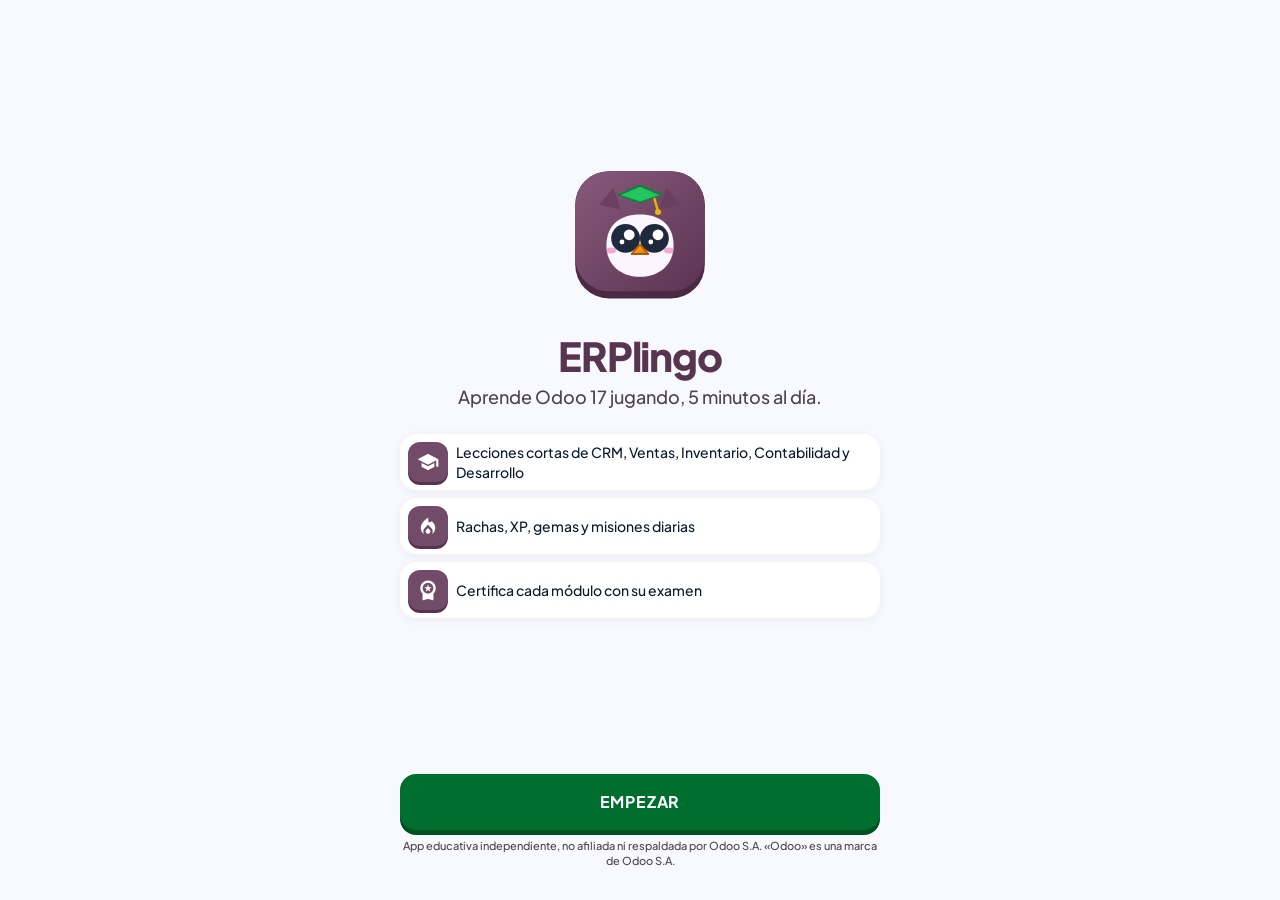
<file: index.html>
<!doctype html>
<html lang="es">
  <head>
    <meta charset="UTF-8" />
    <link rel="icon" type="image/png" href="img/icon-192.png" />
    <meta name="viewport" content="width=device-width, initial-scale=1.0, maximum-scale=1.0, user-scalable=no, viewport-fit=cover" />
    <meta name="theme-color" content="#f8f9ff" />
    <meta name="description" content="Aprende Odoo 17 jugando: lecciones cortas, rachas, XP y certificaciones." />
    <title>ERPlingo</title>
    <script type="module" crossorigin src="./assets/index-CO2WLH9P.js"></script>
    <link rel="stylesheet" crossorigin href="./assets/index-LSgJrTlf.css">
  </head>
  <body>
    <div id="root"></div>
  </body>
</html>
</file>
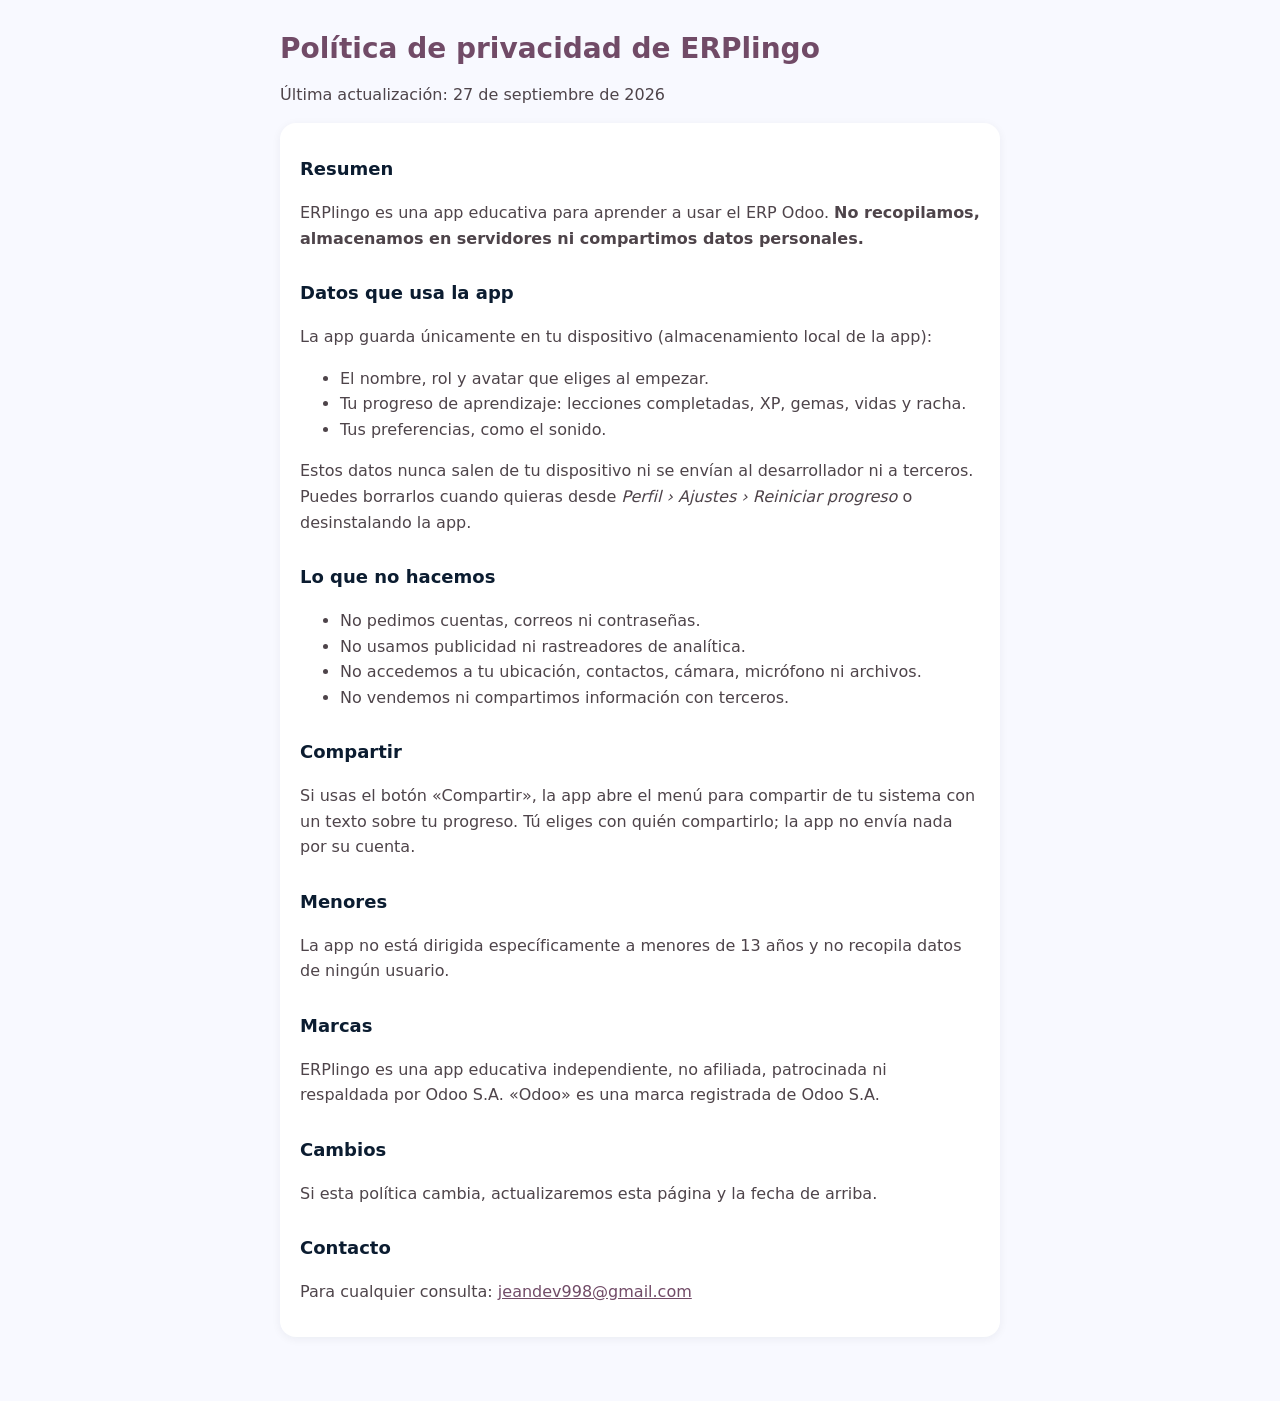
<file: privacy.html>
<!doctype html>
<html lang="es">
  <head>
    <meta charset="UTF-8" />
    <meta name="viewport" content="width=device-width, initial-scale=1.0" />
    <title>Política de privacidad · ERPlingo</title>
    <style>
      :root { --bg: #f8f9ff; --fg: #0b1c30; --muted: #4e444a; --accent: #714b67; --card: #fff; }
      @media (prefers-color-scheme: dark) { :root { --bg: #121620; --fg: #eaf1ff; --muted: #c9c0c6; --accent: #e9b8d9; --card: #1b2130; } }
      body { margin: 0; background: var(--bg); color: var(--fg); font: 16px/1.6 system-ui, -apple-system, 'Segoe UI', sans-serif; }
      main { max-width: 720px; margin: 0 auto; padding: 32px 16px 64px; }
      h1 { color: var(--accent); font-size: 28px; line-height: 1.2; margin: 0 0 4px; }
      h2 { font-size: 18px; margin: 28px 0 6px; }
      p, li { color: var(--muted); }
      .card { background: var(--card); border-radius: 16px; padding: 4px 20px 16px; box-shadow: 0 2px 10px rgba(11, 28, 48, .06); }
      a { color: var(--accent); }
    </style>
  </head>
  <body>
    <main>
      <h1>Política de privacidad de ERPlingo</h1>
      <p>Última actualización: 27 de septiembre de 2026</p>
      <div class="card">
        <h2>Resumen</h2>
        <p>ERPlingo es una app educativa para aprender a usar el ERP Odoo. <strong>No recopilamos, almacenamos en servidores ni compartimos datos personales.</strong></p>

        <h2>Datos que usa la app</h2>
        <p>La app guarda únicamente en tu dispositivo (almacenamiento local de la app):</p>
        <ul>
          <li>El nombre, rol y avatar que eliges al empezar.</li>
          <li>Tu progreso de aprendizaje: lecciones completadas, XP, gemas, vidas y racha.</li>
          <li>Tus preferencias, como el sonido.</li>
        </ul>
        <p>Estos datos nunca salen de tu dispositivo ni se envían al desarrollador ni a terceros. Puedes borrarlos cuando quieras desde <em>Perfil › Ajustes › Reiniciar progreso</em> o desinstalando la app.</p>

        <h2>Lo que no hacemos</h2>
        <ul>
          <li>No pedimos cuentas, correos ni contraseñas.</li>
          <li>No usamos publicidad ni rastreadores de analítica.</li>
          <li>No accedemos a tu ubicación, contactos, cámara, micrófono ni archivos.</li>
          <li>No vendemos ni compartimos información con terceros.</li>
        </ul>

        <h2>Compartir</h2>
        <p>Si usas el botón «Compartir», la app abre el menú para compartir de tu sistema con un texto sobre tu progreso. Tú eliges con quién compartirlo; la app no envía nada por su cuenta.</p>

        <h2>Menores</h2>
        <p>La app no está dirigida específicamente a menores de 13 años y no recopila datos de ningún usuario.</p>

        <h2>Marcas</h2>
        <p>ERPlingo es una app educativa independiente, no afiliada, patrocinada ni respaldada por Odoo S.A. «Odoo» es una marca registrada de Odoo S.A.</p>

        <h2>Cambios</h2>
        <p>Si esta política cambia, actualizaremos esta página y la fecha de arriba.</p>

        <h2>Contacto</h2>
        <p>Para cualquier consulta: <a href="mailto:jeandev998@gmail.com">jeandev998@gmail.com</a></p>
      </div>
    </main>
  </body>
</html>
</file>
<file: assets/index-LSgJrTlf.css>
@font-face{font-family:Plus Jakarta Sans Variable;font-style:normal;font-display:swap;font-weight:200 800;src:url([data-uri])format("woff2-variations");unicode-range:U+460-52F,U+1C80-1C8A,U+20B4,U+2DE0-2DFF,U+A640-A69F,U+FE2E-FE2F}@font-face{font-family:Plus Jakarta Sans Variable;font-style:normal;font-display:swap;font-weight:200 800;src:url(./plus-jakarta-sans-vietnamese-wght-normal-qRpaaN48.woff2)format("woff2-variations");unicode-range:U+102-103,U+110-111,U+128-129,U+168-169,U+1A0-1A1,U+1AF-1B0,U+300-301,U+303-304,U+308-309,U+323,U+329,U+1EA0-1EF9,U+20AB}@font-face{font-family:Plus Jakarta Sans Variable;font-style:normal;font-display:swap;font-weight:200 800;src:url(./plus-jakarta-sans-latin-ext-wght-normal-DmpS2jIq.woff2)format("woff2-variations");unicode-range:U+100-2BA,U+2BD-2C5,U+2C7-2CC,U+2CE-2D7,U+2DD-2FF,U+304,U+308,U+329,U+1D00-1DBF,U+1E00-1E9F,U+1EF2-1EFF,U+2020,U+20A0-20AB,U+20AD-20C0,U+2113,U+2C60-2C7F,U+A720-A7FF}@font-face{font-family:Plus Jakarta Sans Variable;font-style:normal;font-display:swap;font-weight:200 800;src:url(./plus-jakarta-sans-latin-wght-normal-eXO_dkmS.woff2)format("woff2-variations");unicode-range:U+??,U+131,U+152-153,U+2BB-2BC,U+2C6,U+2DA,U+2DC,U+304,U+308,U+329,U+2000-206F,U+20AC,U+2122,U+2191,U+2193,U+2212,U+2215,U+FEFF,U+FFFD}@font-face{font-family:Material Symbols Outlined;font-style:normal;font-weight:100 700;font-display:block;src:url(./material-symbols-outlined-DzyP15l8.woff2)format("woff2")}.material-symbols-outlined{letter-spacing:normal;text-transform:none;white-space:nowrap;word-wrap:normal;-webkit-font-smoothing:antialiased;-moz-osx-font-smoothing:grayscale;text-rendering:optimizelegibility;font-feature-settings:"liga";direction:ltr;font-family:Material Symbols Outlined;font-size:24px;font-style:normal;font-weight:400;line-height:1;display:inline-block}*,:before,:after,::backdrop{--tw-border-spacing-x:0;--tw-border-spacing-y:0;--tw-translate-x:0;--tw-translate-y:0;--tw-rotate:0;--tw-skew-x:0;--tw-skew-y:0;--tw-scale-x:1;--tw-scale-y:1;--tw-pan-x: ;--tw-pan-y: ;--tw-pinch-zoom: ;--tw-scroll-snap-strictness:proximity;--tw-gradient-from-position: ;--tw-gradient-via-position: ;--tw-gradient-to-position: ;--tw-ordinal: ;--tw-slashed-zero: ;--tw-numeric-figure: ;--tw-numeric-spacing: ;--tw-numeric-fraction: ;--tw-ring-inset: ;--tw-ring-offset-width:0px;--tw-ring-offset-color:#fff;--tw-ring-color:#3b82f680;--tw-ring-offset-shadow:0 0 #0000;--tw-ring-shadow:0 0 #0000;--tw-shadow:0 0 #0000;--tw-shadow-colored:0 0 #0000;--tw-blur: ;--tw-brightness: ;--tw-contrast: ;--tw-grayscale: ;--tw-hue-rotate: ;--tw-invert: ;--tw-saturate: ;--tw-sepia: ;--tw-drop-shadow: ;--tw-backdrop-blur: ;--tw-backdrop-brightness: ;--tw-backdrop-contrast: ;--tw-backdrop-grayscale: ;--tw-backdrop-hue-rotate: ;--tw-backdrop-invert: ;--tw-backdrop-opacity: ;--tw-backdrop-saturate: ;--tw-backdrop-sepia: ;--tw-contain-size: ;--tw-contain-layout: ;--tw-contain-paint: ;--tw-contain-style: }*,:before,:after{box-sizing:border-box;border:0 solid #e5e7eb}:before,:after{--tw-content:""}html,:host{-webkit-text-size-adjust:100%;tab-size:4;font-feature-settings:normal;font-variation-settings:normal;-webkit-tap-highlight-color:transparent;font-family:Plus Jakarta Sans Variable,Plus Jakarta Sans,system-ui,sans-serif;line-height:1.5}body{line-height:inherit;margin:0}hr{height:0;color:inherit;border-top-width:1px}abbr:where([title]){-webkit-text-decoration:underline dotted;text-decoration:underline dotted}h1,h2,h3,h4,h5,h6{font-size:inherit;font-weight:inherit}a{color:inherit;-webkit-text-decoration:inherit;text-decoration:inherit}b,strong{font-weight:bolder}code,kbd,samp,pre{font-feature-settings:normal;font-variation-settings:normal;font-family:JetBrains Mono,ui-monospace,Consolas,monospace;font-size:1em}small{font-size:80%}sub,sup{vertical-align:baseline;font-size:75%;line-height:0;position:relative}sub{bottom:-.25em}sup{top:-.5em}table{text-indent:0;border-color:inherit;border-collapse:collapse}button,input,optgroup,select,textarea{font-feature-settings:inherit;font-variation-settings:inherit;font-family:inherit;font-size:100%;font-weight:inherit;line-height:inherit;letter-spacing:inherit;color:inherit;margin:0;padding:0}button,select{text-transform:none}button,input:where([type=button]),input:where([type=reset]),input:where([type=submit]){-webkit-appearance:button;background-color:#0000;background-image:none}:-moz-focusring{outline:auto}:-moz-ui-invalid{box-shadow:none}progress{vertical-align:baseline}::-webkit-inner-spin-button{height:auto}::-webkit-outer-spin-button{height:auto}[type=search]{-webkit-appearance:textfield;outline-offset:-2px}::-webkit-search-decoration{-webkit-appearance:none}::-webkit-file-upload-button{-webkit-appearance:button;font:inherit}summary{display:list-item}blockquote,dl,dd,h1,h2,h3,h4,h5,h6,hr,figure,p,pre{margin:0}fieldset{margin:0;padding:0}legend{padding:0}ol,ul,menu{margin:0;padding:0;list-style:none}dialog{padding:0}textarea{resize:vertical}input::-moz-placeholder{opacity:1;color:#9ca3af}textarea::-moz-placeholder{opacity:1;color:#9ca3af}input::placeholder,textarea::placeholder{opacity:1;color:#9ca3af}button,[role=button]{cursor:pointer}:disabled{cursor:default}img,svg,video,canvas,audio,iframe,embed,object{vertical-align:middle;display:block}img,video{max-width:100%;height:auto}[hidden]:where(:not([hidden=until-found])){display:none}html,body{background-color:#f8f9ff;margin:0;padding:0}body{--tw-text-opacity:1;color:rgb(11 28 48/var(--tw-text-opacity,1));-webkit-font-smoothing:antialiased;-moz-osx-font-smoothing:grayscale;overscroll-behavior:none;-webkit-tap-highlight-color:transparent;font-family:Plus Jakarta Sans Variable,Plus Jakarta Sans,system-ui,sans-serif;font-size:16px;font-weight:500;line-height:22px}::selection{--tw-bg-opacity:1;background-color:rgb(255 215 241/var(--tw-bg-opacity,1))}button{-webkit-user-select:none;user-select:none}::-webkit-scrollbar{display:none}.icon{letter-spacing:normal;text-transform:none;white-space:nowrap;-webkit-font-smoothing:antialiased;font-variation-settings:"FILL" 0, "wght" 500;direction:ltr;font-family:Material Symbols Outlined;font-style:normal;font-weight:400;line-height:1;display:inline-block}.icon-fill{font-variation-settings:"FILL" 1, "wght" 600}.btn-3d{text-transform:uppercase;box-shadow:0 var(--bevel,5px) 0 0 var(--shade);border-radius:1rem;justify-content:center;align-items:center;gap:.5rem;font-family:Plus Jakarta Sans Variable,Plus Jakarta Sans,system-ui,sans-serif;transition-property:all;transition-duration:.1s;transition-timing-function:cubic-bezier(.4,0,.2,1);display:flex;position:relative}.btn-3d:not(:disabled):hover{filter:brightness(1.04)}.btn-3d:not(:disabled):active{transform:translateY(var(--bevel,5px));box-shadow:0 0 0 0 var(--shade)}.btn-3d:disabled{cursor:not-allowed}.card{--tw-bg-opacity:1;background-color:rgb(255 255 255/var(--tw-bg-opacity,1));--tw-shadow:0 2px 10px #0b1c300f;--tw-shadow-colored:0 2px 10px var(--tw-shadow-color);box-shadow:var(--tw-ring-offset-shadow,0 0 #0000), var(--tw-ring-shadow,0 0 #0000), var(--tw-shadow);border-radius:1rem}.pill{letter-spacing:.06em;border-radius:9999px;align-items:center;gap:.25rem;padding:.125rem .5rem;font-size:11px;font-weight:800;line-height:14px;display:inline-flex}.pointer-events-none{pointer-events:none}.static{position:static}.fixed{position:fixed}.absolute{position:absolute}.relative{position:relative}.sticky{position:sticky}.-inset-2{inset:-.5rem}.inset-0{inset:0}.inset-x-0{left:0;right:0}.inset-x-1\.5{left:.375rem;right:.375rem}.-bottom-1{bottom:-.25rem}.-bottom-6{bottom:-1.5rem}.-bottom-8{bottom:-2rem}.-left-8{left:-2rem}.-right-1{right:-.25rem}.-right-12{right:-3rem}.-right-2{right:-.5rem}.-right-4{right:-1rem}.-right-6{right:-1.5rem}.-right-8{right:-2rem}.-top-1{top:-.25rem}.-top-10{top:-2.5rem}.-top-12{top:-3rem}.-top-2{top:-.5rem}.-top-2\.5{top:-.625rem}.-top-3{top:-.75rem}.-top-4{top:-1rem}.-top-5{top:-1.25rem}.-top-6{top:-1.5rem}.-top-8{top:-2rem}.-top-9{top:-2.25rem}.bottom-0{bottom:0}.left-0{left:0}.left-1\/2{left:50%}.right-0{right:0}.right-3{right:.75rem}.top-0{top:0}.top-1\/2{top:50%}.top-10{top:2.5rem}.top-3{top:.75rem}.top-\[3px\]{top:3px}.-z-10{z-index:-10}.z-10{z-index:10}.z-20{z-index:20}.z-30{z-index:30}.z-40{z-index:40}.z-50{z-index:50}.z-\[60\]{z-index:60}.z-\[70\]{z-index:70}.-mx-margin-mobile{margin-left:-1rem;margin-right:-1rem}.mx-0\.5{margin-left:.125rem;margin-right:.125rem}.mx-auto{margin-left:auto;margin-right:auto}.-mt-1\.5{margin-top:-.375rem}.mb-1{margin-bottom:.25rem}.mb-2{margin-bottom:.5rem}.mb-3{margin-bottom:.75rem}.mb-space-lg{margin-bottom:1.5rem}.mb-space-md{margin-bottom:1rem}.mb-space-sm{margin-bottom:.5rem}.ml-1{margin-left:.25rem}.mt-0\.5{margin-top:.125rem}.mt-1{margin-top:.25rem}.mt-2{margin-top:.5rem}.mt-space-md{margin-top:1rem}.mt-space-sm{margin-top:.5rem}.mt-space-xs{margin-top:.25rem}.block{display:block}.inline-block{display:inline-block}.flex{display:flex}.inline-flex{display:inline-flex}.grid{display:grid}.contents{display:contents}.hidden{display:none}.h-1\.5{height:.375rem}.h-10{height:2.5rem}.h-11{height:2.75rem}.h-12{height:3rem}.h-14{height:3.5rem}.h-16{height:4rem}.h-2{height:.5rem}.h-2\.5{height:.625rem}.h-20{height:5rem}.h-24{height:6rem}.h-3{height:.75rem}.h-32{height:8rem}.h-36{height:9rem}.h-4{height:1rem}.h-5{height:1.25rem}.h-6{height:1.5rem}.h-8{height:2rem}.h-9{height:2.25rem}.h-\[3px\]{height:3px}.h-\[62px\]{height:62px}.h-\[68px\]{height:68px}.h-\[70px\]{height:70px}.h-\[78px\]{height:78px}.h-\[84px\]{height:84px}.h-\[92\%\]{height:92%}.h-full{height:100%}.h-space-md{height:1rem}.max-h-\[80vh\]{max-height:80vh}.min-h-\[112px\]{min-height:112px}.min-h-\[44px\]{min-height:44px}.min-h-\[60px\]{min-height:60px}.min-h-\[96px\]{min-height:96px}.min-h-screen{min-height:100vh}.w-1\.5{width:.375rem}.w-10{width:2.5rem}.w-11{width:2.75rem}.w-12{width:3rem}.w-14{width:3.5rem}.w-16{width:4rem}.w-2\.5{width:.625rem}.w-20{width:5rem}.w-24{width:6rem}.w-32{width:8rem}.w-36{width:9rem}.w-44{width:11rem}.w-5{width:1.25rem}.w-6{width:1.5rem}.w-8{width:2rem}.w-9{width:2.25rem}.w-\[62px\]{width:62px}.w-\[68px\]{width:68px}.w-\[70px\]{width:70px}.w-\[78px\]{width:78px}.w-\[84px\]{width:84px}.w-\[92\%\]{width:92%}.w-full{width:100%}.min-w-0{min-width:0}.min-w-\[64px\]{min-width:64px}.min-w-\[72px\]{min-width:72px}.max-w-\[11rem\]{max-width:11rem}.max-w-lg{max-width:32rem}.max-w-sm{max-width:24rem}.max-w-xs{max-width:20rem}.flex-1{flex:1}.shrink-0{flex-shrink:0}.flex-grow{flex-grow:1}.-translate-x-1\/2{--tw-translate-x:-50%;transform:translate(var(--tw-translate-x), var(--tw-translate-y)) rotate(var(--tw-rotate)) skewX(var(--tw-skew-x)) skewY(var(--tw-skew-y)) scaleX(var(--tw-scale-x)) scaleY(var(--tw-scale-y))}.-translate-y-1{--tw-translate-y:-.25rem;transform:translate(var(--tw-translate-x), var(--tw-translate-y)) rotate(var(--tw-rotate)) skewX(var(--tw-skew-x)) skewY(var(--tw-skew-y)) scaleX(var(--tw-scale-x)) scaleY(var(--tw-scale-y))}.rotate-45{--tw-rotate:45deg;transform:translate(var(--tw-translate-x), var(--tw-translate-y)) rotate(var(--tw-rotate)) skewX(var(--tw-skew-x)) skewY(var(--tw-skew-y)) scaleX(var(--tw-scale-x)) scaleY(var(--tw-scale-y))}.scale-150{--tw-scale-x:1.5;--tw-scale-y:1.5;transform:translate(var(--tw-translate-x), var(--tw-translate-y)) rotate(var(--tw-rotate)) skewX(var(--tw-skew-x)) skewY(var(--tw-skew-y)) scaleX(var(--tw-scale-x)) scaleY(var(--tw-scale-y))}.transform{transform:translate(var(--tw-translate-x), var(--tw-translate-y)) rotate(var(--tw-rotate)) skewX(var(--tw-skew-x)) skewY(var(--tw-skew-y)) scaleX(var(--tw-scale-x)) scaleY(var(--tw-scale-y))}@keyframes bounce{0%,to{animation-timing-function:cubic-bezier(.8,0,1,1);transform:translateY(-25%)}50%{animation-timing-function:cubic-bezier(0,0,.2,1);transform:none}}.animate-bounce{animation:1s infinite bounce}@keyframes fade-in{0%{opacity:0}to{opacity:1}}.animate-fade-in{animation:.2s ease-out fade-in}@keyframes float{0%,to{transform:translateY(0)}50%{transform:translateY(-6px)}}.animate-float{animation:2.4s ease-in-out infinite float}@keyframes ping{75%,to{opacity:0;transform:scale(2)}}.animate-ping{animation:1s cubic-bezier(0,0,.2,1) infinite ping}@keyframes pop{0%{opacity:0;transform:scale(.6)}70%{opacity:1;transform:scale(1.08)}to{transform:scale(1)}}.animate-pop{animation:.45s cubic-bezier(.25,1,.5,1) pop}@keyframes pulse{50%{opacity:.5}}.animate-pulse{animation:2s cubic-bezier(.4,0,.6,1) infinite pulse}@keyframes shake{0%,to{transform:translate(0)}20%,60%{transform:translate(-6px)}40%,80%{transform:translate(6px)}}.animate-shake{animation:.4s ease-in-out shake}@keyframes slide-up{0%{transform:translateY(100%)}to{transform:translateY(0)}}.animate-slide-up{animation:.25s cubic-bezier(.25,1,.5,1) slide-up}.cursor-not-allowed{cursor:not-allowed}.select-none{-webkit-user-select:none;user-select:none}.scroll-mt-20{scroll-margin-top:5rem}.grid-cols-2{grid-template-columns:repeat(2,minmax(0,1fr))}.grid-cols-3{grid-template-columns:repeat(3,minmax(0,1fr))}.flex-col{flex-direction:column}.flex-wrap{flex-wrap:wrap}.content-start{align-content:flex-start}.items-start{align-items:flex-start}.items-end{align-items:flex-end}.items-center{align-items:center}.justify-center{justify-content:center}.justify-between{justify-content:space-between}.justify-around{justify-content:space-around}.gap-0\.5{gap:.125rem}.gap-1{gap:.25rem}.gap-1\.5{gap:.375rem}.gap-2{gap:.5rem}.gap-2\.5{gap:.625rem}.gap-space-lg{gap:1.5rem}.gap-space-md{gap:1rem}.gap-space-sm{gap:.5rem}.gap-space-xs{gap:.25rem}.space-y-space-md>:not([hidden])~:not([hidden]){--tw-space-y-reverse:0;margin-top:calc(1rem * calc(1 - var(--tw-space-y-reverse)));margin-bottom:calc(1rem * var(--tw-space-y-reverse))}.self-center{align-self:center}.overflow-hidden{overflow:hidden}.overflow-x-auto{overflow-x:auto}.overflow-y-auto{overflow-y:auto}.truncate{text-overflow:ellipsis;white-space:nowrap;overflow:hidden}.whitespace-nowrap{white-space:nowrap}.rounded{border-radius:.25rem}.rounded-2xl{border-radius:1rem}.rounded-3xl{border-radius:1.5rem}.rounded-full{border-radius:9999px}.rounded-lg{border-radius:.5rem}.rounded-md{border-radius:.375rem}.rounded-sm{border-radius:.125rem}.rounded-xl{border-radius:.75rem}.rounded-t-3xl{border-top-left-radius:1.5rem;border-top-right-radius:1.5rem}.rounded-bl-lg{border-bottom-left-radius:.5rem}.rounded-tl-sm{border-top-left-radius:.125rem}.border{border-width:1px}.border-2{border-width:2px}.border-b{border-bottom-width:1px}.border-b-2{border-bottom-width:2px}.border-t-2{border-top-width:2px}.border-dashed{border-style:dashed}.border-\[\#22C55E\]{--tw-border-opacity:1;border-color:rgb(34 197 94/var(--tw-border-opacity,1))}.border-\[\#334155\]{--tw-border-opacity:1;border-color:rgb(51 65 85/var(--tw-border-opacity,1))}.border-\[\#875A7B\]{--tw-border-opacity:1;border-color:rgb(135 90 123/var(--tw-border-opacity,1))}.border-\[\#CBD5E1\]{--tw-border-opacity:1;border-color:rgb(203 213 225/var(--tw-border-opacity,1))}.border-\[\#E2E8F0\]{--tw-border-opacity:1;border-color:rgb(226 232 240/var(--tw-border-opacity,1))}.border-\[\#EF4444\]{--tw-border-opacity:1;border-color:rgb(239 68 68/var(--tw-border-opacity,1))}.border-\[\#e9b8d9\]{--tw-border-opacity:1;border-color:rgb(233 184 217/var(--tw-border-opacity,1))}.border-outline-variant{--tw-border-opacity:1;border-color:rgb(209 195 202/var(--tw-border-opacity,1))}.border-primary-container{--tw-border-opacity:1;border-color:rgb(113 75 103/var(--tw-border-opacity,1))}.border-secondary{--tw-border-opacity:1;border-color:rgb(0 110 47/var(--tw-border-opacity,1))}.border-tertiary-fixed-dim{--tw-border-opacity:1;border-color:rgb(255 185 95/var(--tw-border-opacity,1))}.border-transparent{border-color:#0000}.border-white\/10{border-color:#ffffff1a}.border-white\/30{border-color:#ffffff4d}.bg-\[\#1e293b\]{--tw-bg-opacity:1;background-color:rgb(30 41 59/var(--tw-bg-opacity,1))}.bg-\[\#22C55E\]{--tw-bg-opacity:1;background-color:rgb(34 197 94/var(--tw-bg-opacity,1))}.bg-\[\#22C55E\]\/20{background-color:#22c55e33}.bg-\[\#875A7B\]\/40{background-color:#875a7b66}.bg-\[\#EF4444\]{--tw-bg-opacity:1;background-color:rgb(239 68 68/var(--tw-bg-opacity,1))}.bg-\[\#EF4444\]\/20{background-color:#ef444433}.bg-\[\#F0FDF4\]{--tw-bg-opacity:1;background-color:rgb(240 253 244/var(--tw-bg-opacity,1))}.bg-\[\#FDF4FA\]{--tw-bg-opacity:1;background-color:rgb(253 244 250/var(--tw-bg-opacity,1))}.bg-\[\#FEF2F2\]{--tw-bg-opacity:1;background-color:rgb(254 242 242/var(--tw-bg-opacity,1))}.bg-\[rgba\(15\,23\,42\,0\.45\)\]{background-color:#0f172a73}.bg-code{--tw-bg-opacity:1;background-color:rgb(15 23 42/var(--tw-bg-opacity,1))}.bg-error{--tw-bg-opacity:1;background-color:rgb(186 26 26/var(--tw-bg-opacity,1))}.bg-error-container{--tw-bg-opacity:1;background-color:rgb(255 218 214/var(--tw-bg-opacity,1))}.bg-outline{--tw-bg-opacity:1;background-color:rgb(128 116 122/var(--tw-bg-opacity,1))}.bg-primary{--tw-bg-opacity:1;background-color:rgb(87 52 79/var(--tw-bg-opacity,1))}.bg-primary-container{--tw-bg-opacity:1;background-color:rgb(113 75 103/var(--tw-bg-opacity,1))}.bg-primary-fixed{--tw-bg-opacity:1;background-color:rgb(255 215 241/var(--tw-bg-opacity,1))}.bg-primary-fixed\/20{background-color:#ffd7f133}.bg-primary-fixed\/30{background-color:#ffd7f14d}.bg-primary-fixed\/40{background-color:#ffd7f166}.bg-primary-fixed\/60{background-color:#ffd7f199}.bg-primary\/10{background-color:#57344f1a}.bg-secondary{--tw-bg-opacity:1;background-color:rgb(0 110 47/var(--tw-bg-opacity,1))}.bg-secondary-container,.bg-secondary-fixed{--tw-bg-opacity:1;background-color:rgb(107 255 143/var(--tw-bg-opacity,1))}.bg-secondary-fixed-dim{--tw-bg-opacity:1;background-color:rgb(74 225 118/var(--tw-bg-opacity,1))}.bg-secondary-fixed\/30{background-color:#6bff8f4d}.bg-secondary-fixed\/40{background-color:#6bff8f66}.bg-secondary-fixed\/50{background-color:#6bff8f80}.bg-surface{--tw-bg-opacity:1;background-color:rgb(248 249 255/var(--tw-bg-opacity,1))}.bg-surface-container{--tw-bg-opacity:1;background-color:rgb(229 238 255/var(--tw-bg-opacity,1))}.bg-surface-container-high{--tw-bg-opacity:1;background-color:rgb(220 233 255/var(--tw-bg-opacity,1))}.bg-surface-container-highest{--tw-bg-opacity:1;background-color:rgb(211 228 254/var(--tw-bg-opacity,1))}.bg-surface-container-low{--tw-bg-opacity:1;background-color:rgb(239 244 255/var(--tw-bg-opacity,1))}.bg-surface-container-lowest{--tw-bg-opacity:1;background-color:rgb(255 255 255/var(--tw-bg-opacity,1))}.bg-surface-container-lowest\/60{background-color:#fff9}.bg-surface-container-lowest\/95{background-color:#fffffff2}.bg-surface-dim{--tw-bg-opacity:1;background-color:rgb(203 219 245/var(--tw-bg-opacity,1))}.bg-surface-variant{--tw-bg-opacity:1;background-color:rgb(211 228 254/var(--tw-bg-opacity,1))}.bg-surface-variant\/40{background-color:#d3e4fe66}.bg-surface\/80{background-color:#f8f9ffcc}.bg-surface\/90{background-color:#f8f9ffe6}.bg-tertiary{--tw-bg-opacity:1;background-color:rgb(92 56 0/var(--tw-bg-opacity,1))}.bg-tertiary-container{--tw-bg-opacity:1;background-color:rgb(123 77 0/var(--tw-bg-opacity,1))}.bg-tertiary-fixed{--tw-bg-opacity:1;background-color:rgb(255 221 184/var(--tw-bg-opacity,1))}.bg-tertiary-fixed-dim{--tw-bg-opacity:1;background-color:rgb(255 185 95/var(--tw-bg-opacity,1))}.bg-white\/10{background-color:#ffffff1a}.bg-white\/15{background-color:#ffffff26}.bg-white\/20{background-color:#fff3}.bg-white\/35{background-color:#ffffff59}.bg-white\/5{background-color:#ffffff0d}.bg-gradient-to-r{background-image:linear-gradient(to right, var(--tw-gradient-stops))}.from-surface-container-high{--tw-gradient-from:#dce9ff var(--tw-gradient-from-position);--tw-gradient-to:#dce9ff00 var(--tw-gradient-to-position);--tw-gradient-stops:var(--tw-gradient-from), var(--tw-gradient-to)}.to-surface-variant{--tw-gradient-to:#d3e4fe var(--tw-gradient-to-position)}.object-cover{-o-object-fit:cover;object-fit:cover}.p-0\.5{padding:.125rem}.p-1{padding:.25rem}.p-2{padding:.5rem}.p-2\.5{padding:.625rem}.p-3{padding:.75rem}.p-space-md{padding:1rem}.p-space-sm{padding:.5rem}.p-space-xs{padding:.25rem}.px-1{padding-left:.25rem;padding-right:.25rem}.px-1\.5{padding-left:.375rem;padding-right:.375rem}.px-2{padding-left:.5rem;padding-right:.5rem}.px-2\.5{padding-left:.625rem;padding-right:.625rem}.px-3{padding-left:.75rem;padding-right:.75rem}.px-4{padding-left:1rem;padding-right:1rem}.px-gutter-mobile{padding-left:.75rem;padding-right:.75rem}.px-margin-mobile,.px-space-md{padding-left:1rem;padding-right:1rem}.px-space-sm{padding-left:.5rem;padding-right:.5rem}.py-0\.5{padding-top:.125rem;padding-bottom:.125rem}.py-1{padding-top:.25rem;padding-bottom:.25rem}.py-1\.5{padding-top:.375rem;padding-bottom:.375rem}.py-2{padding-top:.5rem;padding-bottom:.5rem}.py-3{padding-top:.75rem;padding-bottom:.75rem}.py-space-lg{padding-top:1.5rem;padding-bottom:1.5rem}.py-space-xl{padding-top:2rem;padding-bottom:2rem}.pb-1{padding-bottom:.25rem}.pb-56{padding-bottom:14rem}.pb-6{padding-bottom:1.5rem}.pb-\[calc\(7rem\+var\(--sab\)\)\]{padding-bottom:calc(7rem + var(--sab))}.pb-space-md{padding-bottom:1rem}.pt-3{padding-top:.75rem}.pt-\[calc\(5rem\+var\(--sat\)\)\]{padding-top:calc(5rem + var(--sat))}.pt-space-lg{padding-top:1.5rem}.pt-space-sm{padding-top:.5rem}.text-left{text-align:left}.text-center{text-align:center}.text-right{text-align:right}.align-baseline{vertical-align:baseline}.font-mono{font-family:JetBrains Mono,ui-monospace,Consolas,monospace}.text-2xl{font-size:1.5rem;line-height:2rem}.text-3xl{font-size:1.875rem;line-height:2.25rem}.text-4xl{font-size:2.25rem;line-height:2.5rem}.text-5xl{font-size:3rem;line-height:1}.text-6xl{font-size:3.75rem;line-height:1}.text-\[0\.9em\]{font-size:.9em}.text-\[10px\]{font-size:10px}.text-\[11px\]{font-size:11px}.text-\[12px\]{font-size:12px}.text-\[13px\]{font-size:13px}.text-\[14px\]{font-size:14px}.text-\[15px\]{font-size:15px}.text-\[16px\]{font-size:16px}.text-\[18px\]{font-size:18px}.text-\[20px\]{font-size:20px}.text-\[22px\]{font-size:22px}.text-\[24px\]{font-size:24px}.text-\[26px\]{font-size:26px}.text-\[28px\]{font-size:28px}.text-\[30px\]{font-size:30px}.text-\[34px\]{font-size:34px}.text-\[36px\]{font-size:36px}.text-\[38px\]{font-size:38px}.text-\[44px\]{font-size:44px}.text-\[96px\]{font-size:96px}.text-\[9px\]{font-size:9px}.text-base{font-size:1rem;line-height:1.5rem}.text-body-lg{font-size:18px;font-weight:500;line-height:26px}.text-body-md{font-size:16px;font-weight:500;line-height:22px}.text-body-sm{font-size:14px;font-weight:500;line-height:20px}.text-counter-bold{letter-spacing:-.01em;font-size:17px;font-weight:800;line-height:20px}.text-display-lg{letter-spacing:-.03em;font-size:40px;font-weight:800;line-height:48px}.text-headline-lg{letter-spacing:-.02em;font-size:32px;font-weight:800;line-height:40px}.text-headline-lg-mobile{letter-spacing:-.02em;font-size:26px;font-weight:800;line-height:32px}.text-headline-md{letter-spacing:-.01em;font-size:22px;font-weight:700;line-height:28px}.text-headline-sm{font-size:18px;font-weight:700;line-height:24px}.text-label-lg{letter-spacing:.02em;font-size:16px;font-weight:700;line-height:20px}.text-label-md{letter-spacing:.04em;font-size:13px;font-weight:800;line-height:16px}.text-label-sm{letter-spacing:.06em;font-size:11px;font-weight:800;line-height:14px}.text-lg{font-size:1.125rem;line-height:1.75rem}.text-sm{font-size:.875rem;line-height:1.25rem}.text-xl{font-size:1.25rem;line-height:1.75rem}.text-xs{font-size:.75rem;line-height:1rem}.font-bold{font-weight:700}.font-extrabold{font-weight:800}.font-medium{font-weight:500}.font-semibold{font-weight:600}.uppercase{text-transform:uppercase}.normal-case{text-transform:none}.not-italic{font-style:normal}.leading-5{line-height:1.25rem}.leading-6{line-height:1.5rem}.leading-relaxed{line-height:1.625}.leading-snug{line-height:1.375}.leading-tight{line-height:1.25}.tracking-wide{letter-spacing:.025em}.tracking-wider{letter-spacing:.05em}.text-\[\#94a3b8\]{--tw-text-opacity:1;color:rgb(148 163 184/var(--tw-text-opacity,1))}.text-\[\#bbf7d0\]{--tw-text-opacity:1;color:rgb(187 247 208/var(--tw-text-opacity,1))}.text-\[\#e2e8f0\]{--tw-text-opacity:1;color:rgb(226 232 240/var(--tw-text-opacity,1))}.text-\[\#fecaca\]{--tw-text-opacity:1;color:rgb(254 202 202/var(--tw-text-opacity,1))}.text-error{--tw-text-opacity:1;color:rgb(186 26 26/var(--tw-text-opacity,1))}.text-on-error{--tw-text-opacity:1;color:rgb(255 255 255/var(--tw-text-opacity,1))}.text-on-error-container{--tw-text-opacity:1;color:rgb(147 0 10/var(--tw-text-opacity,1))}.text-on-primary{--tw-text-opacity:1;color:rgb(255 255 255/var(--tw-text-opacity,1))}.text-on-primary-container{--tw-text-opacity:1;color:rgb(240 191 224/var(--tw-text-opacity,1))}.text-on-primary-fixed{--tw-text-opacity:1;color:rgb(47 16 41/var(--tw-text-opacity,1))}.text-on-secondary{--tw-text-opacity:1;color:rgb(255 255 255/var(--tw-text-opacity,1))}.text-on-secondary-container{--tw-text-opacity:1;color:rgb(0 116 50/var(--tw-text-opacity,1))}.text-on-secondary-fixed{--tw-text-opacity:1;color:rgb(0 33 9/var(--tw-text-opacity,1))}.text-on-surface{--tw-text-opacity:1;color:rgb(11 28 48/var(--tw-text-opacity,1))}.text-on-surface-variant{--tw-text-opacity:1;color:rgb(78 68 74/var(--tw-text-opacity,1))}.text-on-surface\/5{color:#0b1c300d}.text-on-tertiary{--tw-text-opacity:1;color:rgb(255 255 255/var(--tw-text-opacity,1))}.text-on-tertiary-fixed{--tw-text-opacity:1;color:rgb(42 23 0/var(--tw-text-opacity,1))}.text-outline{--tw-text-opacity:1;color:rgb(128 116 122/var(--tw-text-opacity,1))}.text-primary{--tw-text-opacity:1;color:rgb(87 52 79/var(--tw-text-opacity,1))}.text-secondary{--tw-text-opacity:1;color:rgb(0 110 47/var(--tw-text-opacity,1))}.text-surface-container-highest{--tw-text-opacity:1;color:rgb(211 228 254/var(--tw-text-opacity,1))}.text-tertiary{--tw-text-opacity:1;color:rgb(92 56 0/var(--tw-text-opacity,1))}.text-tertiary-container{--tw-text-opacity:1;color:rgb(123 77 0/var(--tw-text-opacity,1))}.text-tertiary-fixed-dim{--tw-text-opacity:1;color:rgb(255 185 95/var(--tw-text-opacity,1))}.text-transparent{color:#0000}.text-white{--tw-text-opacity:1;color:rgb(255 255 255/var(--tw-text-opacity,1))}.text-white\/10{color:#ffffff1a}.accent-\[\#006e2f\]{accent-color:#006e2f}.opacity-20{opacity:.2}.opacity-60{opacity:.6}.opacity-70{opacity:.7}.opacity-75{opacity:.75}.opacity-80{opacity:.8}.shadow{--tw-shadow:0 1px 3px 0 #0000001a, 0 1px 2px -1px #0000001a;--tw-shadow-colored:0 1px 3px 0 var(--tw-shadow-color), 0 1px 2px -1px var(--tw-shadow-color);box-shadow:var(--tw-ring-offset-shadow,0 0 #0000), var(--tw-ring-shadow,0 0 #0000), var(--tw-shadow)}.shadow-\[0_-1px_8px_rgba\(0\,0\,0\,0\.04\)\]{--tw-shadow:0 -1px 8px #0000000a;--tw-shadow-colored:0 -1px 8px var(--tw-shadow-color);box-shadow:var(--tw-ring-offset-shadow,0 0 #0000), var(--tw-ring-shadow,0 0 #0000), var(--tw-shadow)}.shadow-\[0_-4px_20px_rgba\(11\,28\,48\,0\.08\)\]{--tw-shadow:0 -4px 20px #0b1c3014;--tw-shadow-colored:0 -4px 20px var(--tw-shadow-color);box-shadow:var(--tw-ring-offset-shadow,0 0 #0000), var(--tw-ring-shadow,0 0 #0000), var(--tw-shadow)}.shadow-\[0_1px_8px_rgba\(0\,0\,0\,0\.04\)\]{--tw-shadow:0 1px 8px #0000000a;--tw-shadow-colored:0 1px 8px var(--tw-shadow-color);box-shadow:var(--tw-ring-offset-shadow,0 0 #0000), var(--tw-ring-shadow,0 0 #0000), var(--tw-shadow)}.shadow-\[0_3px_0_0_\#020617\]{--tw-shadow:0 3px 0 0 #020617;--tw-shadow-colored:0 3px 0 0 var(--tw-shadow-color);box-shadow:var(--tw-ring-offset-shadow,0 0 #0000), var(--tw-ring-shadow,0 0 #0000), var(--tw-shadow)}.shadow-\[0_3px_0_0_\#57344f\]{--tw-shadow:0 3px 0 0 #57344f;--tw-shadow-colored:0 3px 0 0 var(--tw-shadow-color);box-shadow:var(--tw-ring-offset-shadow,0 0 #0000), var(--tw-ring-shadow,0 0 #0000), var(--tw-shadow)}.shadow-\[0_3px_0_0_\#E2E8F0\]{--tw-shadow:0 3px 0 0 #e2e8f0;--tw-shadow-colored:0 3px 0 0 var(--tw-shadow-color);box-shadow:var(--tw-ring-offset-shadow,0 0 #0000), var(--tw-ring-shadow,0 0 #0000), var(--tw-shadow)}.shadow-\[0_3px_0_0_\#b27429\]{--tw-shadow:0 3px 0 0 #b27429;--tw-shadow-colored:0 3px 0 0 var(--tw-shadow-color);box-shadow:var(--tw-ring-offset-shadow,0 0 #0000), var(--tw-ring-shadow,0 0 #0000), var(--tw-shadow)}.shadow-\[0_4px_0_0_\#16A34A\]{--tw-shadow:0 4px 0 0 #16a34a;--tw-shadow-colored:0 4px 0 0 var(--tw-shadow-color);box-shadow:var(--tw-ring-offset-shadow,0 0 #0000), var(--tw-ring-shadow,0 0 #0000), var(--tw-shadow)}.shadow-\[0_4px_0_0_\#57344f\]{--tw-shadow:0 4px 0 0 #57344f;--tw-shadow-colored:0 4px 0 0 var(--tw-shadow-color);box-shadow:var(--tw-ring-offset-shadow,0 0 #0000), var(--tw-ring-shadow,0 0 #0000), var(--tw-shadow)}.shadow-\[0_4px_0_0_\#714b67\]{--tw-shadow:0 4px 0 0 #714b67;--tw-shadow-colored:0 4px 0 0 var(--tw-shadow-color);box-shadow:var(--tw-ring-offset-shadow,0 0 #0000), var(--tw-ring-shadow,0 0 #0000), var(--tw-shadow)}.shadow-\[0_4px_0_0_\#DC2626\]{--tw-shadow:0 4px 0 0 #dc2626;--tw-shadow-colored:0 4px 0 0 var(--tw-shadow-color);box-shadow:var(--tw-ring-offset-shadow,0 0 #0000), var(--tw-ring-shadow,0 0 #0000), var(--tw-shadow)}.shadow-\[0_4px_0_0_\#E2E8F0\]{--tw-shadow:0 4px 0 0 #e2e8f0;--tw-shadow-colored:0 4px 0 0 var(--tw-shadow-color);box-shadow:var(--tw-ring-offset-shadow,0 0 #0000), var(--tw-ring-shadow,0 0 #0000), var(--tw-shadow)}.shadow-\[0_4px_0_0_\#b27429\]{--tw-shadow:0 4px 0 0 #b27429;--tw-shadow-colored:0 4px 0 0 var(--tw-shadow-color);box-shadow:var(--tw-ring-offset-shadow,0 0 #0000), var(--tw-ring-shadow,0 0 #0000), var(--tw-shadow)}.shadow-\[0_4px_0_0_\#d1c3ca\]{--tw-shadow:0 4px 0 0 #d1c3ca;--tw-shadow-colored:0 4px 0 0 var(--tw-shadow-color);box-shadow:var(--tw-ring-offset-shadow,0 0 #0000), var(--tw-ring-shadow,0 0 #0000), var(--tw-shadow)}.shadow-\[0_5px_0_0_\#005321\]{--tw-shadow:0 5px 0 0 #005321;--tw-shadow-colored:0 5px 0 0 var(--tw-shadow-color);box-shadow:var(--tw-ring-offset-shadow,0 0 #0000), var(--tw-ring-shadow,0 0 #0000), var(--tw-shadow)}.shadow-\[0_5px_0_0_\#57344f\]{--tw-shadow:0 5px 0 0 #57344f;--tw-shadow-colored:0 5px 0 0 var(--tw-shadow-color);box-shadow:var(--tw-ring-offset-shadow,0 0 #0000), var(--tw-ring-shadow,0 0 #0000), var(--tw-shadow)}.shadow-\[0_5px_0_0_\#7b4d00\]{--tw-shadow:0 5px 0 0 #7b4d00;--tw-shadow-colored:0 5px 0 0 var(--tw-shadow-color);box-shadow:var(--tw-ring-offset-shadow,0 0 #0000), var(--tw-ring-shadow,0 0 #0000), var(--tw-shadow)}.shadow-\[0_5px_0_0_\#cbdbf5\]{--tw-shadow:0 5px 0 0 #cbdbf5;--tw-shadow-colored:0 5px 0 0 var(--tw-shadow-color);box-shadow:var(--tw-ring-offset-shadow,0 0 #0000), var(--tw-ring-shadow,0 0 #0000), var(--tw-shadow)}.shadow-\[0_6px_0_0_\#57344f\]{--tw-shadow:0 6px 0 0 #57344f;--tw-shadow-colored:0 6px 0 0 var(--tw-shadow-color);box-shadow:var(--tw-ring-offset-shadow,0 0 #0000), var(--tw-ring-shadow,0 0 #0000), var(--tw-shadow)}.shadow-\[0_6px_0_0_\#b27429\]{--tw-shadow:0 6px 0 0 #b27429;--tw-shadow-colored:0 6px 0 0 var(--tw-shadow-color);box-shadow:var(--tw-ring-offset-shadow,0 0 #0000), var(--tw-ring-shadow,0 0 #0000), var(--tw-shadow)}.shadow-\[0_6px_0_0_\#cbdbf5\]{--tw-shadow:0 6px 0 0 #cbdbf5;--tw-shadow-colored:0 6px 0 0 var(--tw-shadow-color);box-shadow:var(--tw-ring-offset-shadow,0 0 #0000), var(--tw-ring-shadow,0 0 #0000), var(--tw-shadow)}.shadow-inner{--tw-shadow:inset 0 2px 4px 0 #0000000d;--tw-shadow-colored:inset 0 2px 4px 0 var(--tw-shadow-color);box-shadow:var(--tw-ring-offset-shadow,0 0 #0000), var(--tw-ring-shadow,0 0 #0000), var(--tw-shadow)}.shadow-md{--tw-shadow:0 4px 6px -1px #0000001a, 0 2px 4px -2px #0000001a;--tw-shadow-colored:0 4px 6px -1px var(--tw-shadow-color), 0 2px 4px -2px var(--tw-shadow-color);box-shadow:var(--tw-ring-offset-shadow,0 0 #0000), var(--tw-ring-shadow,0 0 #0000), var(--tw-shadow)}.shadow-none{--tw-shadow:0 0 #0000;--tw-shadow-colored:0 0 #0000;box-shadow:var(--tw-ring-offset-shadow,0 0 #0000), var(--tw-ring-shadow,0 0 #0000), var(--tw-shadow)}.shadow-sm{--tw-shadow:0 1px 2px 0 #0000000d;--tw-shadow-colored:0 1px 2px 0 var(--tw-shadow-color);box-shadow:var(--tw-ring-offset-shadow,0 0 #0000), var(--tw-ring-shadow,0 0 #0000), var(--tw-shadow)}.outline-none{outline-offset:2px;outline:2px solid #0000}.ring-2{--tw-ring-offset-shadow:var(--tw-ring-inset) 0 0 0 var(--tw-ring-offset-width) var(--tw-ring-offset-color);--tw-ring-shadow:var(--tw-ring-inset) 0 0 0 calc(2px + var(--tw-ring-offset-width)) var(--tw-ring-color);box-shadow:var(--tw-ring-offset-shadow), var(--tw-ring-shadow), var(--tw-shadow,0 0 #0000)}.ring-4{--tw-ring-offset-shadow:var(--tw-ring-inset) 0 0 0 var(--tw-ring-offset-width) var(--tw-ring-offset-color);--tw-ring-shadow:var(--tw-ring-inset) 0 0 0 calc(4px + var(--tw-ring-offset-width)) var(--tw-ring-color);box-shadow:var(--tw-ring-offset-shadow), var(--tw-ring-shadow), var(--tw-shadow,0 0 #0000)}.ring-\[\#22C55E\]{--tw-ring-opacity:1;--tw-ring-color:rgb(34 197 94/var(--tw-ring-opacity,1))}.ring-\[\#875A7B\]{--tw-ring-opacity:1;--tw-ring-color:rgb(135 90 123/var(--tw-ring-opacity,1))}.ring-\[\#EF4444\]{--tw-ring-opacity:1;--tw-ring-color:rgb(239 68 68/var(--tw-ring-opacity,1))}.ring-transparent{--tw-ring-color:transparent}.blur-2xl{--tw-blur:blur(40px);filter:var(--tw-blur) var(--tw-brightness) var(--tw-contrast) var(--tw-grayscale) var(--tw-hue-rotate) var(--tw-invert) var(--tw-saturate) var(--tw-sepia) var(--tw-drop-shadow)}.blur-xl{--tw-blur:blur(24px);filter:var(--tw-blur) var(--tw-brightness) var(--tw-contrast) var(--tw-grayscale) var(--tw-hue-rotate) var(--tw-invert) var(--tw-saturate) var(--tw-sepia) var(--tw-drop-shadow)}.drop-shadow-sm{--tw-drop-shadow:drop-shadow(0 1px 1px #0000000d);filter:var(--tw-blur) var(--tw-brightness) var(--tw-contrast) var(--tw-grayscale) var(--tw-hue-rotate) var(--tw-invert) var(--tw-saturate) var(--tw-sepia) var(--tw-drop-shadow)}.grayscale{--tw-grayscale:grayscale(100%);filter:var(--tw-blur) var(--tw-brightness) var(--tw-contrast) var(--tw-grayscale) var(--tw-hue-rotate) var(--tw-invert) var(--tw-saturate) var(--tw-sepia) var(--tw-drop-shadow)}.filter{filter:var(--tw-blur) var(--tw-brightness) var(--tw-contrast) var(--tw-grayscale) var(--tw-hue-rotate) var(--tw-invert) var(--tw-saturate) var(--tw-sepia) var(--tw-drop-shadow)}.backdrop-blur-md{--tw-backdrop-blur:blur(12px);-webkit-backdrop-filter:var(--tw-backdrop-blur) var(--tw-backdrop-brightness) var(--tw-backdrop-contrast) var(--tw-backdrop-grayscale) var(--tw-backdrop-hue-rotate) var(--tw-backdrop-invert) var(--tw-backdrop-opacity) var(--tw-backdrop-saturate) var(--tw-backdrop-sepia);backdrop-filter:var(--tw-backdrop-blur) var(--tw-backdrop-brightness) var(--tw-backdrop-contrast) var(--tw-backdrop-grayscale) var(--tw-backdrop-hue-rotate) var(--tw-backdrop-invert) var(--tw-backdrop-opacity) var(--tw-backdrop-saturate) var(--tw-backdrop-sepia)}.backdrop-blur-xl{--tw-backdrop-blur:blur(24px);-webkit-backdrop-filter:var(--tw-backdrop-blur) var(--tw-backdrop-brightness) var(--tw-backdrop-contrast) var(--tw-backdrop-grayscale) var(--tw-backdrop-hue-rotate) var(--tw-backdrop-invert) var(--tw-backdrop-opacity) var(--tw-backdrop-saturate) var(--tw-backdrop-sepia);backdrop-filter:var(--tw-backdrop-blur) var(--tw-backdrop-brightness) var(--tw-backdrop-contrast) var(--tw-backdrop-grayscale) var(--tw-backdrop-hue-rotate) var(--tw-backdrop-invert) var(--tw-backdrop-opacity) var(--tw-backdrop-saturate) var(--tw-backdrop-sepia)}.transition{transition-property:color,background-color,border-color,text-decoration-color,fill,stroke,opacity,box-shadow,transform,filter,-webkit-backdrop-filter,backdrop-filter;transition-duration:.15s;transition-timing-function:cubic-bezier(.4,0,.2,1)}.transition-\[width\]{transition-property:width;transition-duration:.15s;transition-timing-function:cubic-bezier(.4,0,.2,1)}.transition-all{transition-property:all;transition-duration:.15s;transition-timing-function:cubic-bezier(.4,0,.2,1)}.transition-colors{transition-property:color,background-color,border-color,text-decoration-color,fill,stroke;transition-duration:.15s;transition-timing-function:cubic-bezier(.4,0,.2,1)}.transition-transform{transition-property:transform;transition-duration:.15s;transition-timing-function:cubic-bezier(.4,0,.2,1)}.duration-100{transition-duration:.1s}.duration-500{transition-duration:.5s}.ease-out{transition-timing-function:cubic-bezier(0,0,.2,1)}.\[--bevel\:3px\]{--bevel:3px}.\[--bevel\:4px\]{--bevel:4px}.\[--bevel\:5px\]{--bevel:5px}.\[--shade\:\#005321\]{--shade:#005321}.\[--shade\:\#381e33\]{--shade:#381e33}.\[--shade\:\#57344f\]{--shade:#57344f}.\[--shade\:\#93000a\]{--shade:#93000a}.\[--shade\:\#b27429\]{--shade:#b27429}.\[--shade\:\#cbdbf5\]{--shade:#cbdbf5}:root{--sat:var(--safe-area-inset-top,env(safe-area-inset-top,0px));--sab:var(--safe-area-inset-bottom,env(safe-area-inset-bottom,0px))}.pb-safe{padding-bottom:var(--sab)}.pt-safe{padding-top:var(--sat)}.hover\:rotate-3:hover{--tw-rotate:3deg;transform:translate(var(--tw-translate-x), var(--tw-translate-y)) rotate(var(--tw-rotate)) skewX(var(--tw-skew-x)) skewY(var(--tw-skew-y)) scaleX(var(--tw-scale-x)) scaleY(var(--tw-scale-y))}.hover\:bg-surface-container:hover{--tw-bg-opacity:1;background-color:rgb(229 238 255/var(--tw-bg-opacity,1))}.hover\:bg-surface-container-low:hover{--tw-bg-opacity:1;background-color:rgb(239 244 255/var(--tw-bg-opacity,1))}.hover\:bg-white\/25:hover{background-color:#ffffff40}.hover\:text-on-surface:hover{--tw-text-opacity:1;color:rgb(11 28 48/var(--tw-text-opacity,1))}.focus\:border-\[\#875A7B\]:focus{--tw-border-opacity:1;border-color:rgb(135 90 123/var(--tw-border-opacity,1))}.active\:translate-y-0\.5:active{--tw-translate-y:.125rem;transform:translate(var(--tw-translate-x), var(--tw-translate-y)) rotate(var(--tw-rotate)) skewX(var(--tw-skew-x)) skewY(var(--tw-skew-y)) scaleX(var(--tw-scale-x)) scaleY(var(--tw-scale-y))}.active\:translate-y-1:active{--tw-translate-y:.25rem;transform:translate(var(--tw-translate-x), var(--tw-translate-y)) rotate(var(--tw-rotate)) skewX(var(--tw-skew-x)) skewY(var(--tw-skew-y)) scaleX(var(--tw-scale-x)) scaleY(var(--tw-scale-y))}.active\:translate-y-1\.5:active{--tw-translate-y:.375rem;transform:translate(var(--tw-translate-x), var(--tw-translate-y)) rotate(var(--tw-rotate)) skewX(var(--tw-skew-x)) skewY(var(--tw-skew-y)) scaleX(var(--tw-scale-x)) scaleY(var(--tw-scale-y))}.active\:translate-y-\[3px\]:active{--tw-translate-y:3px;transform:translate(var(--tw-translate-x), var(--tw-translate-y)) rotate(var(--tw-rotate)) skewX(var(--tw-skew-x)) skewY(var(--tw-skew-y)) scaleX(var(--tw-scale-x)) scaleY(var(--tw-scale-y))}.active\:scale-90:active{--tw-scale-x:.9;--tw-scale-y:.9;transform:translate(var(--tw-translate-x), var(--tw-translate-y)) rotate(var(--tw-rotate)) skewX(var(--tw-skew-x)) skewY(var(--tw-skew-y)) scaleX(var(--tw-scale-x)) scaleY(var(--tw-scale-y))}.active\:scale-95:active{--tw-scale-x:.95;--tw-scale-y:.95;transform:translate(var(--tw-translate-x), var(--tw-translate-y)) rotate(var(--tw-rotate)) skewX(var(--tw-skew-x)) skewY(var(--tw-skew-y)) scaleX(var(--tw-scale-x)) scaleY(var(--tw-scale-y))}.active\:scale-\[0\.98\]:active{--tw-scale-x:.98;--tw-scale-y:.98;transform:translate(var(--tw-translate-x), var(--tw-translate-y)) rotate(var(--tw-rotate)) skewX(var(--tw-skew-x)) skewY(var(--tw-skew-y)) scaleX(var(--tw-scale-x)) scaleY(var(--tw-scale-y))}.active\:shadow-\[0_1px_0_0_\#005321\]:active{--tw-shadow:0 1px 0 0 #005321;--tw-shadow-colored:0 1px 0 0 var(--tw-shadow-color);box-shadow:var(--tw-ring-offset-shadow,0 0 #0000), var(--tw-ring-shadow,0 0 #0000), var(--tw-shadow)}.active\:shadow-\[0_1px_0_0_\#57344f\]:active{--tw-shadow:0 1px 0 0 #57344f;--tw-shadow-colored:0 1px 0 0 var(--tw-shadow-color);box-shadow:var(--tw-ring-offset-shadow,0 0 #0000), var(--tw-ring-shadow,0 0 #0000), var(--tw-shadow)}.active\:shadow-\[0_1px_0_0_\#7b4d00\]:active{--tw-shadow:0 1px 0 0 #7b4d00;--tw-shadow-colored:0 1px 0 0 var(--tw-shadow-color);box-shadow:var(--tw-ring-offset-shadow,0 0 #0000), var(--tw-ring-shadow,0 0 #0000), var(--tw-shadow)}.active\:shadow-\[0_1px_0_0_\#b27429\]:active{--tw-shadow:0 1px 0 0 #b27429;--tw-shadow-colored:0 1px 0 0 var(--tw-shadow-color);box-shadow:var(--tw-ring-offset-shadow,0 0 #0000), var(--tw-ring-shadow,0 0 #0000), var(--tw-shadow)}.active\:shadow-none:active{--tw-shadow:0 0 #0000;--tw-shadow-colored:0 0 #0000;box-shadow:var(--tw-ring-offset-shadow,0 0 #0000), var(--tw-ring-shadow,0 0 #0000), var(--tw-shadow)}.group:hover .group-hover\:scale-110{--tw-scale-x:1.1;--tw-scale-y:1.1;transform:translate(var(--tw-translate-x), var(--tw-translate-y)) rotate(var(--tw-rotate)) skewX(var(--tw-skew-x)) skewY(var(--tw-skew-y)) scaleX(var(--tw-scale-x)) scaleY(var(--tw-scale-y))}@media (width>=400px){.min-\[400px\]\:flex{display:flex}}@media (width>=640px){.sm\:grid{display:grid}.sm\:grid-cols-2{grid-template-columns:repeat(2,minmax(0,1fr))}.sm\:gap-space-xs{gap:.25rem}}
</file>
